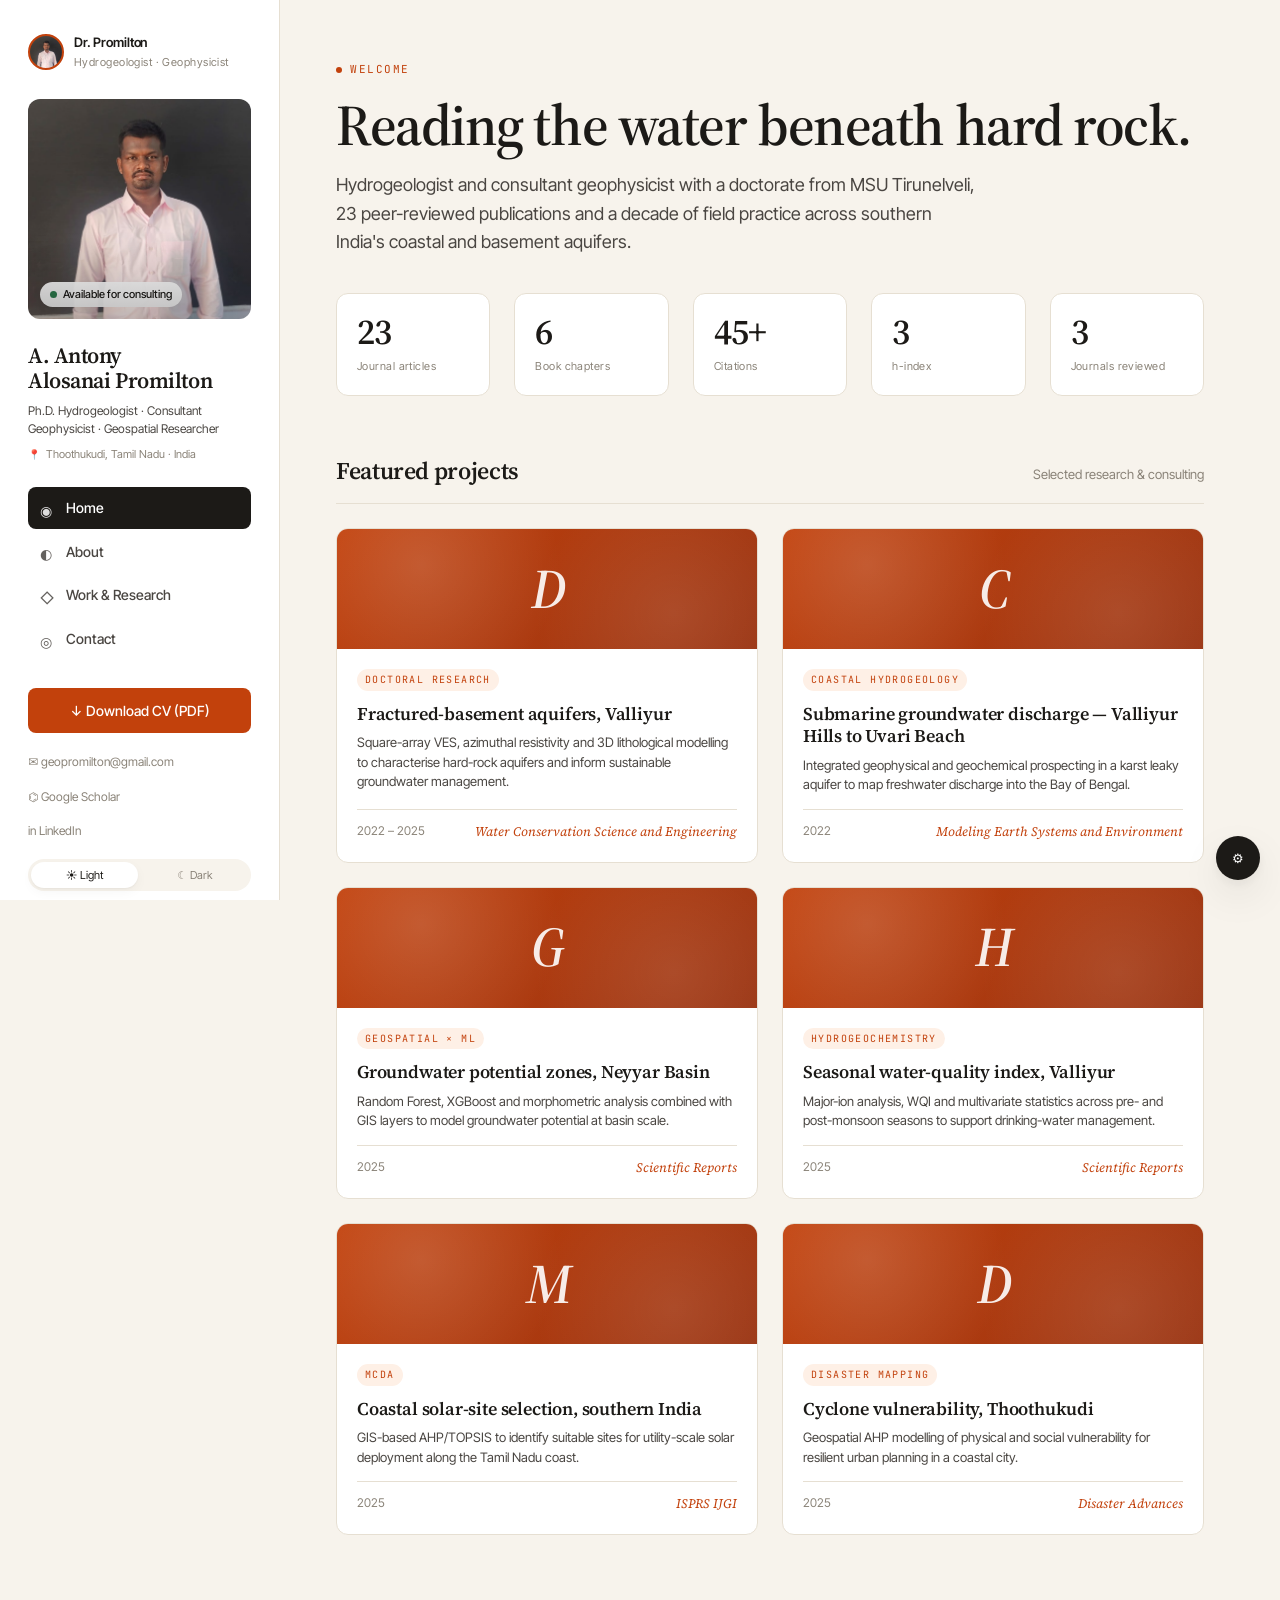
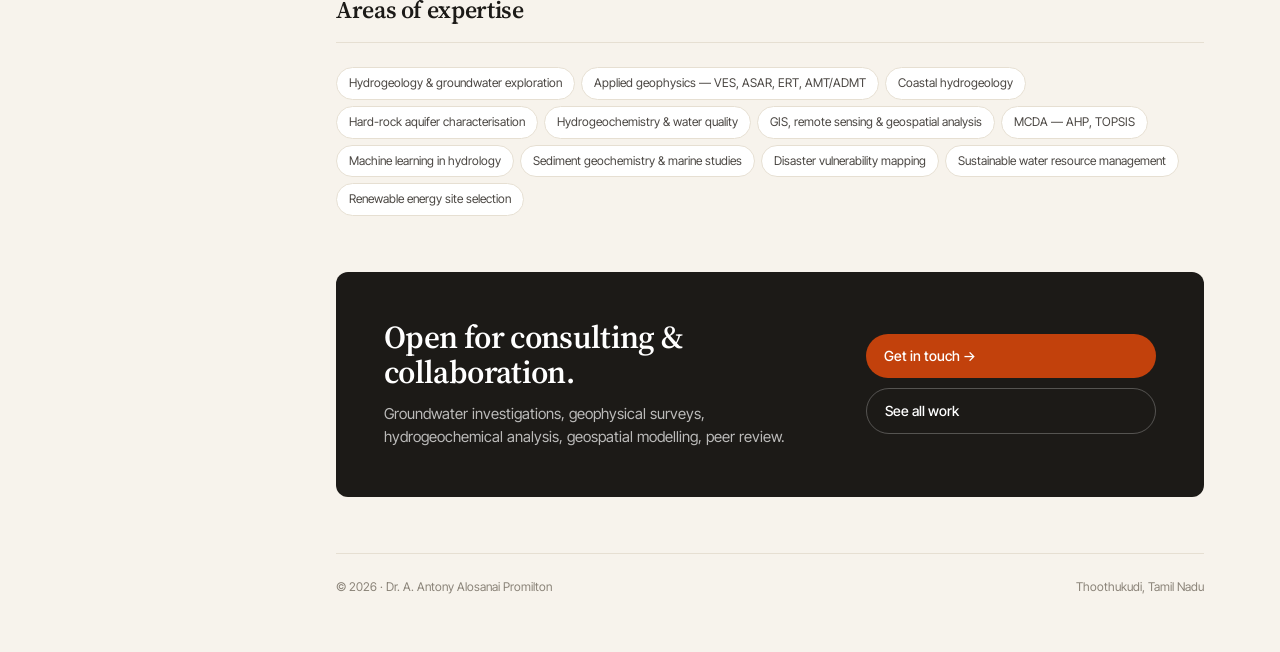
<file: index.html>
<!doctype html>
<html lang="en" data-screen-label="C · Home">
<head>
<meta charset="utf-8"><meta name="viewport" content="width=device-width, initial-scale=1">
<title>Dr. Promilton — Hydrogeologist</title>
<link href="https://fonts.googleapis.com/css2?family=Source+Serif+4:ital,opsz,wght@0,8..60,400;0,8..60,500;0,8..60,600;0,8..60,700;1,8..60,400&family=Fraunces:ital,opsz,wght@0,9..144,400;0,9..144,500;0,9..144,600;1,9..144,400&family=Playfair+Display:ital,wght@0,400;0,500;0,600;1,400&family=Lora:ital,wght@0,400;0,500;0,600;1,500&family=Inter+Tight:wght@400;500;600&family=JetBrains+Mono:wght@400;500&display=swap" rel="stylesheet">
<link rel="stylesheet" href="style.css?v=3">
</head>
<body>
<div id="app"></div>
<script src="data.js"></script>
<script src="layout.js"></script>
<script>
(function () {
  const P = window.PROFILE; const L = window.C_LAYOUT;
  const html = `
    <div class="layout">
      ${L.sidebar('index.html')}
      <main class="main page-fade">
        <span class="kicker">Welcome</span>
        <h1 class="h-display">Reading the water beneath hard&nbsp;rock.</h1>
        <p class="lead">Hydrogeologist and consultant geophysicist with a doctorate from MSU Tirunelveli, ${P.publications.length} peer-reviewed publications and a decade of field practice across southern India's coastal and basement aquifers.</p>

        <div class="stats">
          ${P.stats.map(s => `<div class="stat-card reveal"><div class="v">${s.value}</div><div class="l">${s.label}</div></div>`).join('')}
        </div>

        <section class="section">
          <div class="section-title"><h2>Featured projects</h2><span class="sub">Selected research & consulting</span></div>
          <div class="proj-grid">
            ${P.featuredProjects.map(p => `
              <article class="proj reveal">
                <div class="proj-cover"><span class="glyph">${p.tag.charAt(0)}</span></div>
                <div class="proj-body">
                  <span class="proj-tag">${p.tag}</span>
                  <h3>${p.title}</h3>
                  <p>${p.body}</p>
                  <div class="proj-meta"><span>${p.year}</span><em>${p.journal}</em></div>
                </div>
              </article>`).join('')}
          </div>
        </section>

        <section class="section">
          <div class="section-title"><h2>Areas of expertise</h2></div>
          <div class="tag-cloud">${P.interests.map(i => `<span class="tag">${i}</span>`).join('')}</div>
        </section>

        <div class="contact-cta">
          <div>
            <h3>Open for consulting & collaboration.</h3>
            <p>Groundwater investigations, geophysical surveys, hydrogeochemical analysis, geospatial modelling, peer review.</p>
          </div>
          <div class="cta-buttons">
            <a class="btn btn-primary" href="contact.html">Get in touch →</a>
            <a class="btn btn-ghost" href="work.html">See all work</a>
          </div>
        </div>

        <div class="foot"><span>© 2026 · Dr. A. Antony Alosanai Promilton</span><span>Thoothukudi, Tamil Nadu</span></div>
      </main>
    </div>
    ${L.tweaksPanel()}
  `;
  document.getElementById('app').innerHTML = html;
  L.bindTweaks(); L.bindReveals();
})();
</script>
</body>
</html>
</file>
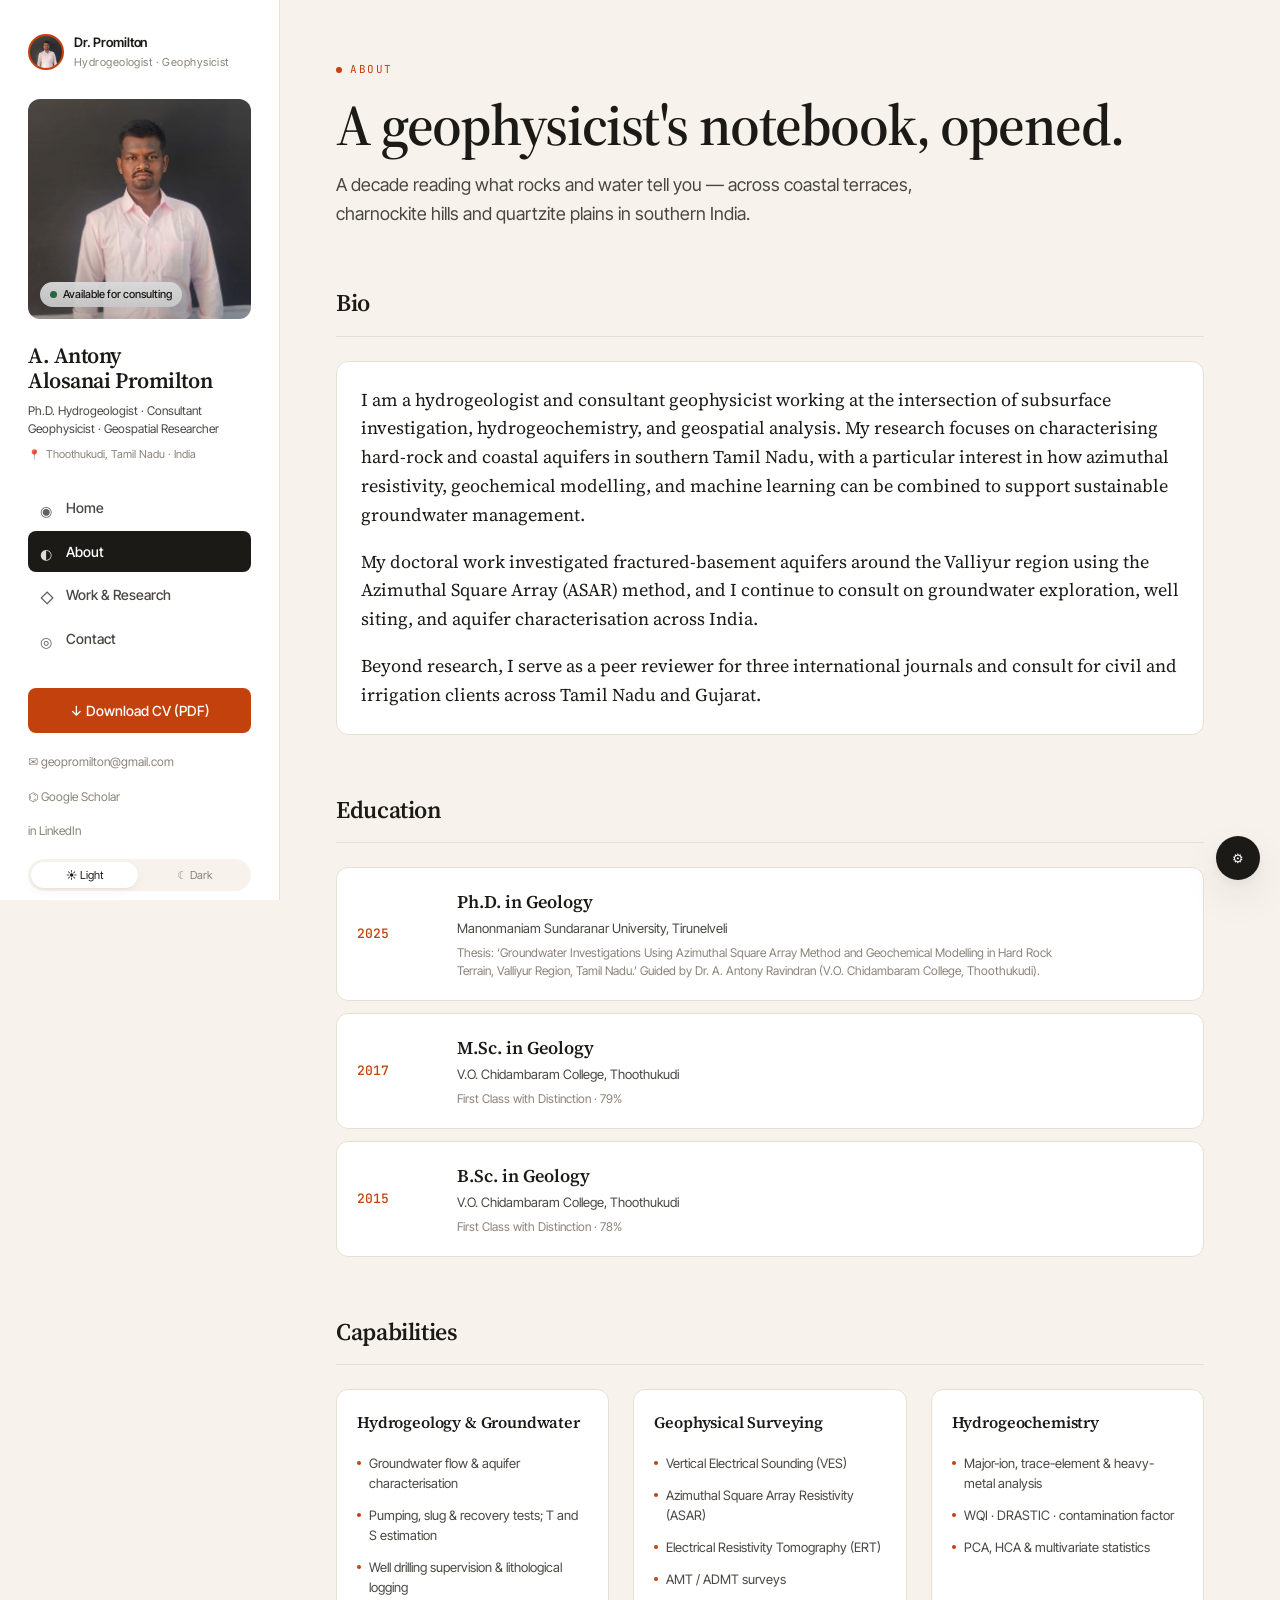
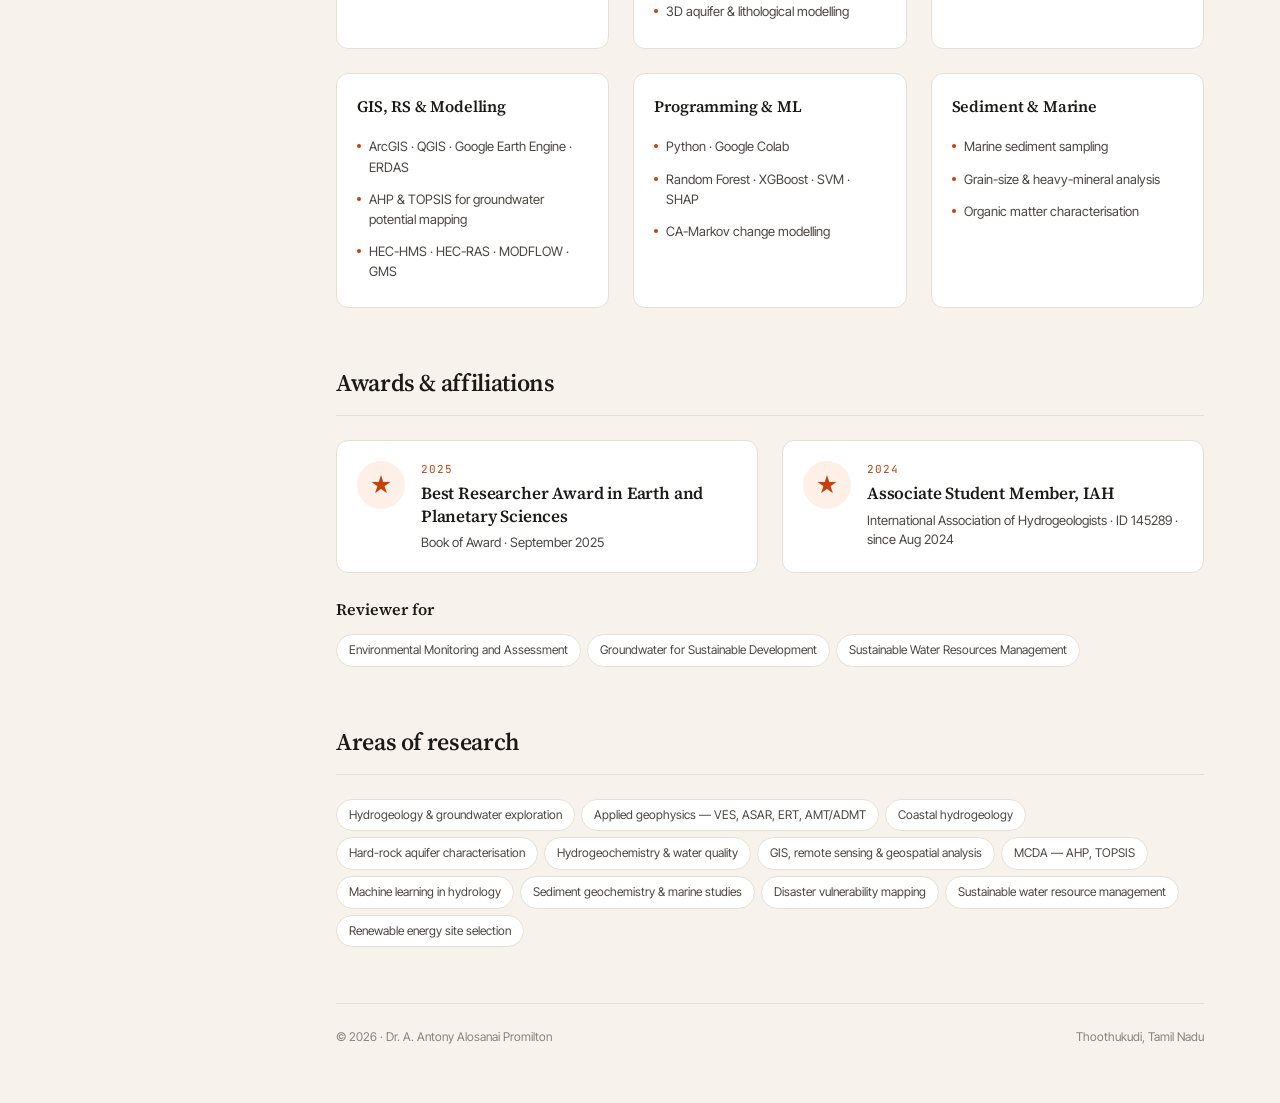
<file: about.html>
<!doctype html>
<html lang="en" data-screen-label="C · About">
<head>
<meta charset="utf-8"><meta name="viewport" content="width=device-width, initial-scale=1">
<title>About — Dr. Promilton</title>
<link href="https://fonts.googleapis.com/css2?family=Source+Serif+4:ital,opsz,wght@0,8..60,400;0,8..60,500;0,8..60,600;0,8..60,700;1,8..60,400&family=Fraunces:ital,opsz,wght@0,9..144,400;0,9..144,500;0,9..144,600;1,9..144,400&family=Playfair+Display:ital,wght@0,400;0,500;0,600;1,400&family=Lora:ital,wght@0,400;0,500;0,600;1,500&family=Inter+Tight:wght@400;500;600&family=JetBrains+Mono:wght@400;500&display=swap" rel="stylesheet">
<link rel="stylesheet" href="style.css?v=3">
</head>
<body>
<div id="app"></div>
<script src="data.js"></script>
<script src="layout.js"></script>
<script>
(function () {
  const P = window.PROFILE; const L = window.C_LAYOUT;
  const html = `
    <div class="layout">
      ${L.sidebar('about.html')}
      <main class="main page-fade">
        <span class="kicker">About</span>
        <h1 class="h-display">A geophysicist's notebook, opened.</h1>
        <p class="lead">A decade reading what rocks and water tell you — across coastal terraces, charnockite hills and quartzite plains in southern India.</p>

        <section class="section">
          <div class="section-title"><h2>Bio</h2></div>
          <div class="card">${P.bio.map(p => `<p style="font-family:var(--serif); font-size:18px; line-height:1.6; color:var(--ink); margin-bottom:1em;">${p}</p>`).join('')}
            <p style="font-family:var(--serif); font-size:18px; line-height:1.6; color:var(--ink);">Beyond research, I serve as a peer reviewer for three international journals and consult for civil and irrigation clients across Tamil Nadu and Gujarat.</p>
          </div>
        </section>

        <section class="section">
          <div class="section-title"><h2>Education</h2></div>
          <div class="edu-list">
            ${P.education.map(e => `
              <div class="edu-item reveal">
                <div class="yr">${e.year}</div>
                <div>
                  <div class="deg">${e.degree}</div>
                  <div class="inst">${e.institution}</div>
                  <div class="det">${e.detail}</div>
                </div>
                <div class="marks"></div>
              </div>`).join('')}
          </div>
        </section>

        <section class="section">
          <div class="section-title"><h2>Capabilities</h2></div>
          <div class="skills-grid">
            ${P.skillGroups.map(g => `
              <div class="skill-block reveal"><h4>${g.title}</h4>
                <ul>${g.items.map(i => `<li>${i}</li>`).join('')}</ul>
              </div>`).join('')}
          </div>
        </section>

        <section class="section">
          <div class="section-title"><h2>Awards & affiliations</h2></div>
          <div class="award-grid">
            ${P.awards.map(a => `<div class="award reveal"><div class="icon">★</div><div><div class="yr">${a.year}</div><h4>${a.title}</h4><p>${a.body}</p></div></div>`).join('')}
          </div>
          <div style="margin-top:24px;">
            <h4 style="font-family:var(--serif); font-size:16px; font-weight:600; margin-bottom:12px;">Reviewer for</h4>
            <div class="tag-cloud">${P.reviewedFor.map(j => `<span class="tag">${j}</span>`).join('')}</div>
          </div>
        </section>

        <section class="section">
          <div class="section-title"><h2>Areas of research</h2></div>
          <div class="tag-cloud">${P.interests.map(i => `<span class="tag">${i}</span>`).join('')}</div>
        </section>

        <div class="foot"><span>© 2026 · Dr. A. Antony Alosanai Promilton</span><span>Thoothukudi, Tamil Nadu</span></div>
      </main>
    </div>
    ${L.tweaksPanel()}
  `;
  document.getElementById('app').innerHTML = html;
  L.bindTweaks(); L.bindReveals();
})();
</script>
</body>
</html>
</file>
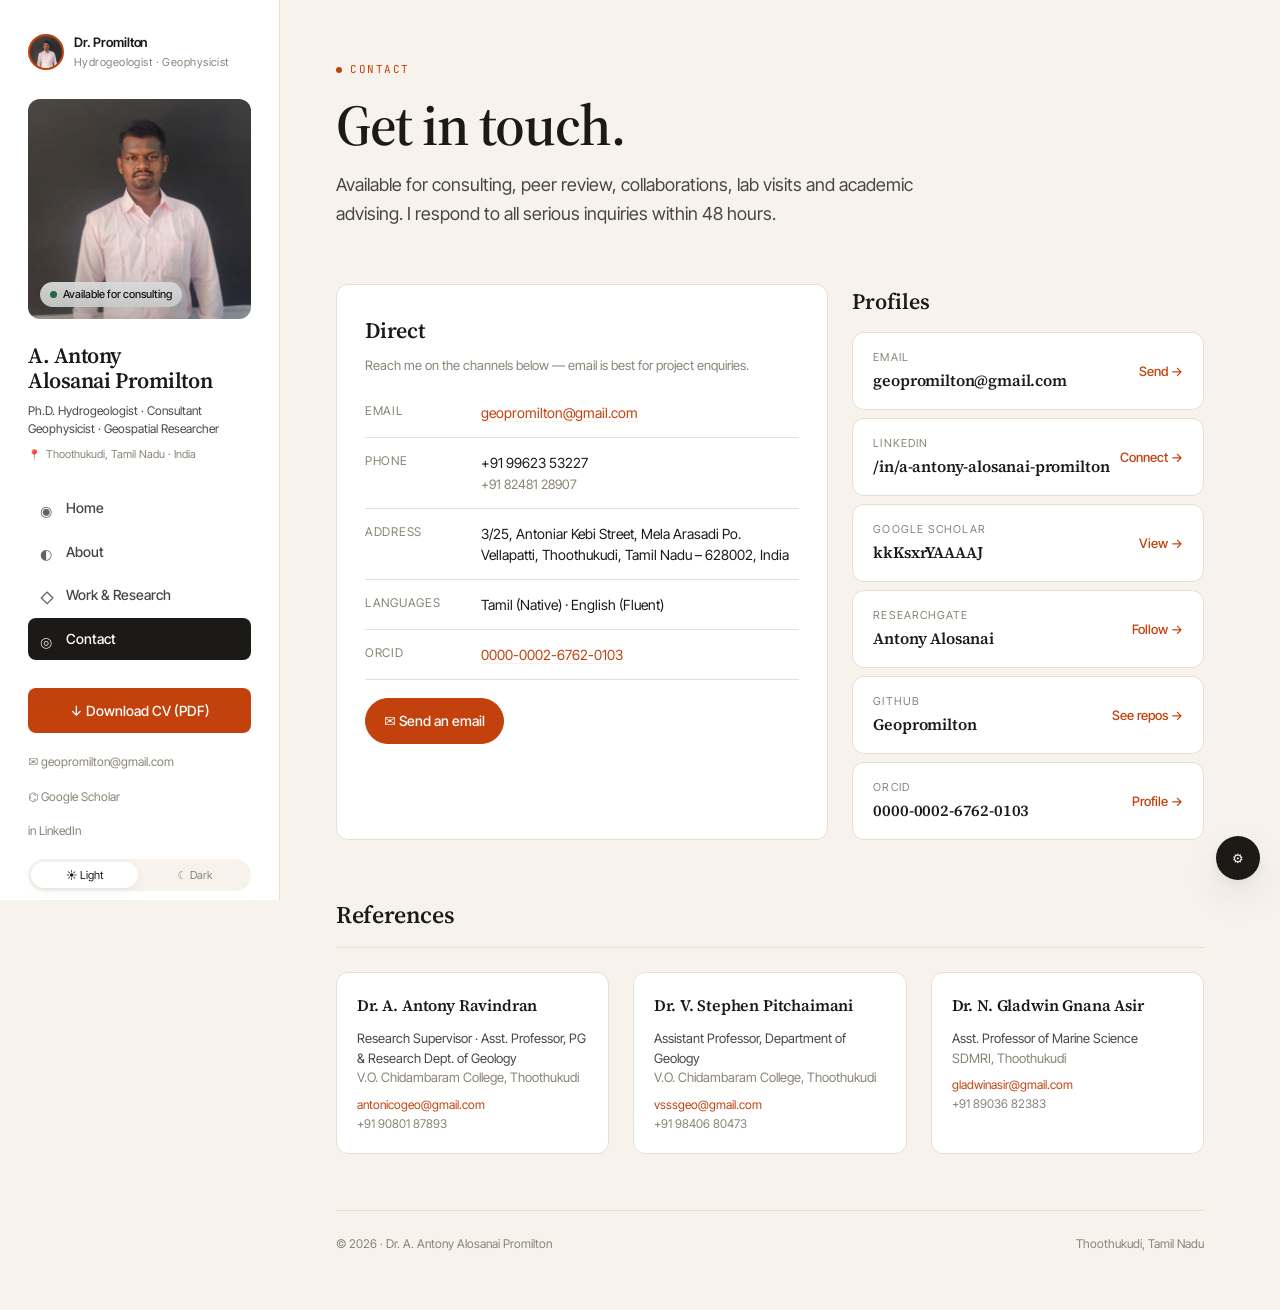
<file: contact.html>
<!doctype html>
<html lang="en" data-screen-label="C · Contact">
<head>
<meta charset="utf-8"><meta name="viewport" content="width=device-width, initial-scale=1">
<title>Contact — Dr. Promilton</title>
<link href="https://fonts.googleapis.com/css2?family=Source+Serif+4:ital,opsz,wght@0,8..60,400;0,8..60,500;0,8..60,600;0,8..60,700;1,8..60,400&family=Fraunces:ital,opsz,wght@0,9..144,400;0,9..144,500;0,9..144,600;1,9..144,400&family=Playfair+Display:ital,wght@0,400;0,500;0,600;1,400&family=Lora:ital,wght@0,400;0,500;0,600;1,500&family=Inter+Tight:wght@400;500;600&family=JetBrains+Mono:wght@400;500&display=swap" rel="stylesheet">
<link rel="stylesheet" href="style.css?v=3">
</head>
<body>
<div id="app"></div>
<script src="data.js"></script>
<script src="layout.js"></script>
<script>
(function () {
  const P = window.PROFILE; const L = window.C_LAYOUT;
  const social = [
    { l: 'Email', v: P.email, h: 'mailto:'+P.email, a: 'Send →' },
    { l: 'LinkedIn', v: '/in/a-antony-alosanai-promilton', h: P.links.linkedin, a: 'Connect →' },
    { l: 'Google Scholar', v: 'kkKsxrYAAAAJ', h: P.links.scholar, a: 'View →' },
    { l: 'ResearchGate', v: 'Antony Alosanai', h: P.links.researchgate, a: 'Follow →' },
    { l: 'GitHub', v: 'Geopromilton', h: P.links.github, a: 'See repos →' },
    { l: 'ORCID', v: P.orcid, h: 'https://orcid.org/'+P.orcid, a: 'Profile →' },
  ];
  const html = `
    <div class="layout">
      ${L.sidebar('contact.html')}
      <main class="main page-fade">
        <span class="kicker">Contact</span>
        <h1 class="h-display">Get in touch.</h1>
        <p class="lead">Available for consulting, peer review, collaborations, lab visits and academic advising. I respond to all serious inquiries within 48 hours.</p>

        <section class="section">
          <div class="contact-grid">
            <div class="contact-card">
              <h3 style="font-family:var(--serif); font-size:22px; font-weight:600; margin-bottom:8px; letter-spacing:-0.01em;">Direct</h3>
              <p style="color:var(--ink-mute); font-size:13px; margin-bottom:12px;">Reach me on the channels below — email is best for project enquiries.</p>
              <div class="cnt-row"><div class="lab">Email</div><div class="val"><a href="mailto:${P.email}">${P.email}</a></div></div>
              <div class="cnt-row"><div class="lab">Phone</div><div class="val">${P.phone}<br><span style="color:var(--ink-mute);font-size:13px;">${P.phone2}</span></div></div>
              <div class="cnt-row"><div class="lab">Address</div><div class="val">${P.address}</div></div>
              <div class="cnt-row"><div class="lab">Languages</div><div class="val">Tamil (Native) · English (Fluent)</div></div>
              <div class="cnt-row"><div class="lab">ORCID</div><div class="val"><a href="https://orcid.org/${P.orcid}" target="_blank">${P.orcid}</a></div></div>
              <div style="margin-top:18px;"><a class="btn btn-primary" href="mailto:${P.email}">✉ Send an email</a></div>
            </div>
            <div>
              <h3 style="font-family:var(--serif); font-size:22px; font-weight:600; margin-bottom:14px; letter-spacing:-0.01em;">Profiles</h3>
              <div class="social-list">
                ${social.map(s => `<a class="social-card" href="${s.h}" target="_blank"><div><div class="l">${s.l}</div><div class="v">${s.v}</div></div><div class="a">${s.a}</div></a>`).join('')}
              </div>
            </div>
          </div>
        </section>

        <section class="section">
          <div class="section-title"><h2>References</h2></div>
          <div class="skills-grid">
            ${P.references.map(r => `<div class="skill-block"><h4>${r.name}</h4><p style="color:var(--ink-soft); font-size:13px; line-height:1.5;">${r.role}<br><span style="color:var(--ink-mute);">${r.org}</span></p><p style="color:var(--ink-mute); font-size:12px; margin-top:8px;"><a href="mailto:${r.email}" style="color:var(--accent);">${r.email}</a><br>${r.phone||''}</p></div>`).join('')}
          </div>
        </section>

        <div class="foot"><span>© 2026 · Dr. A. Antony Alosanai Promilton</span><span>Thoothukudi, Tamil Nadu</span></div>
      </main>
    </div>
    ${L.tweaksPanel()}
  `;
  document.getElementById('app').innerHTML = html;
  L.bindTweaks(); L.bindReveals();
})();
</script>
</body>
</html>
</file>
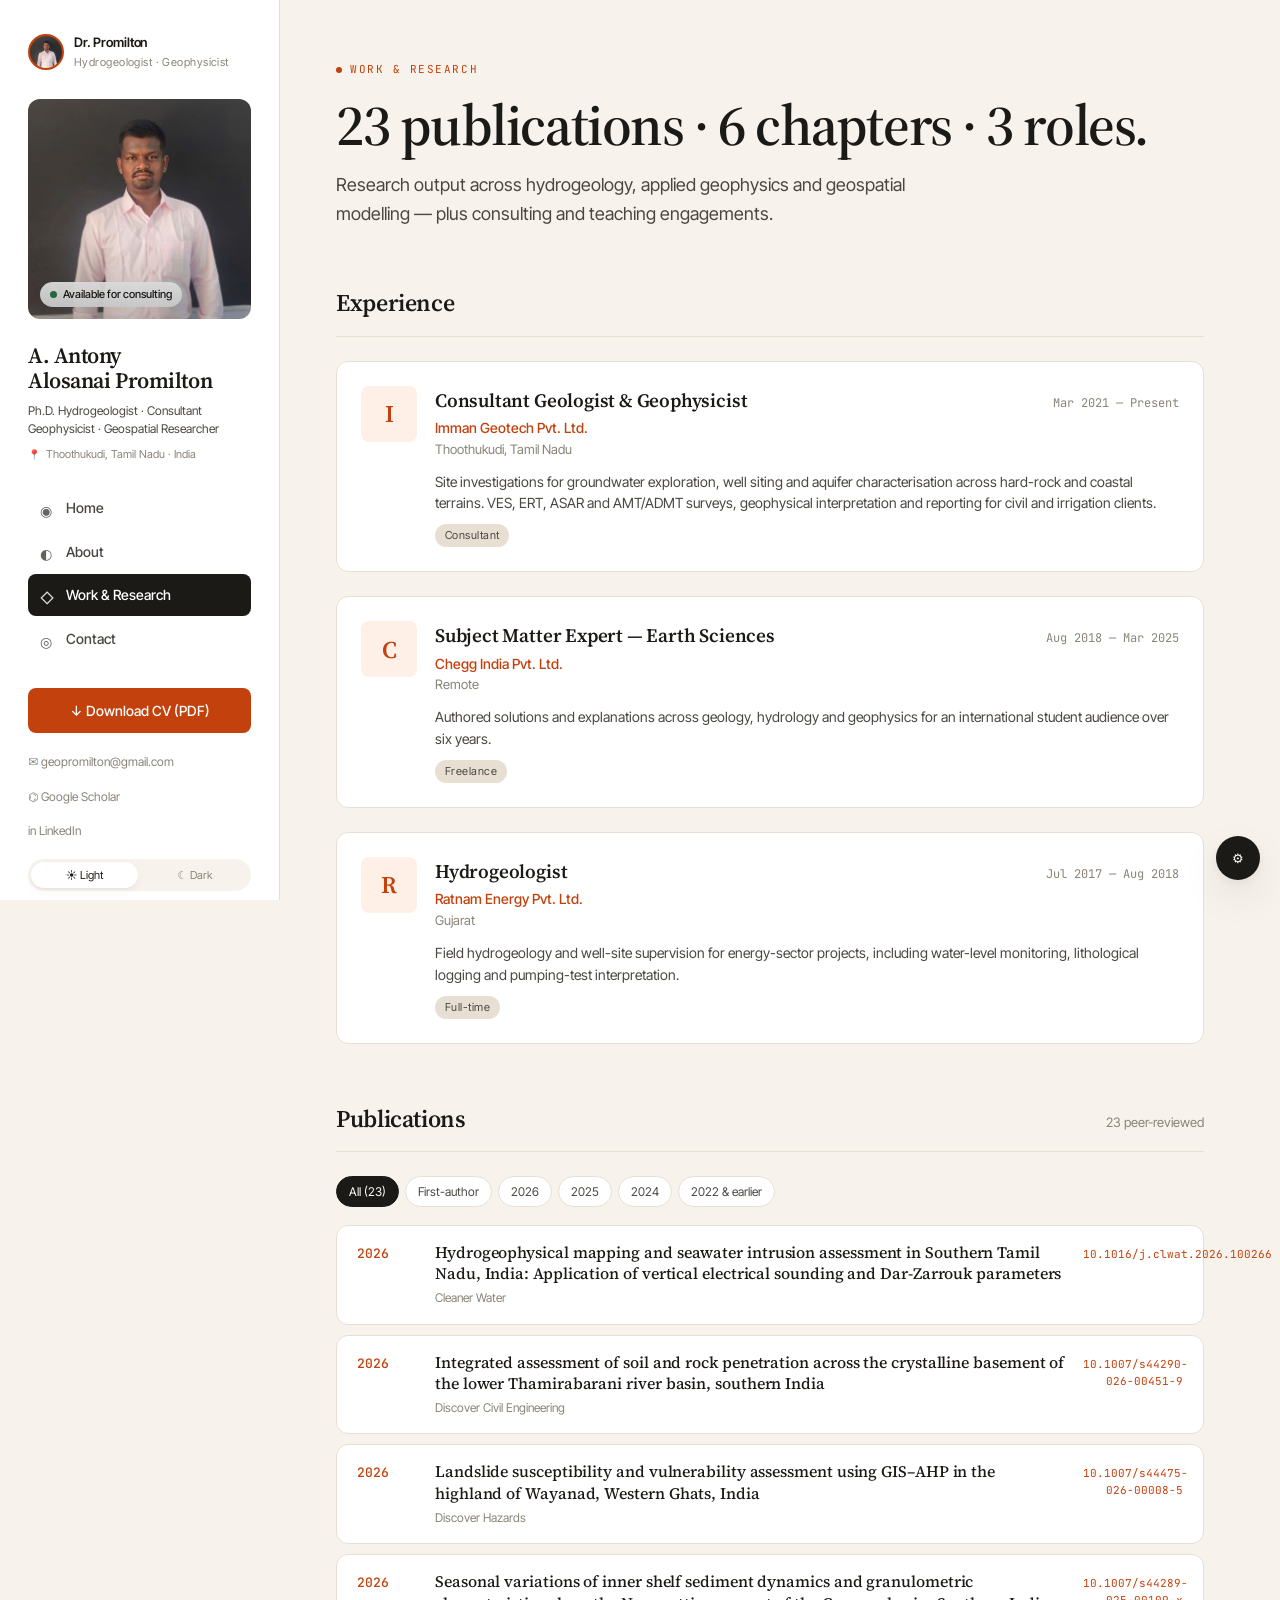
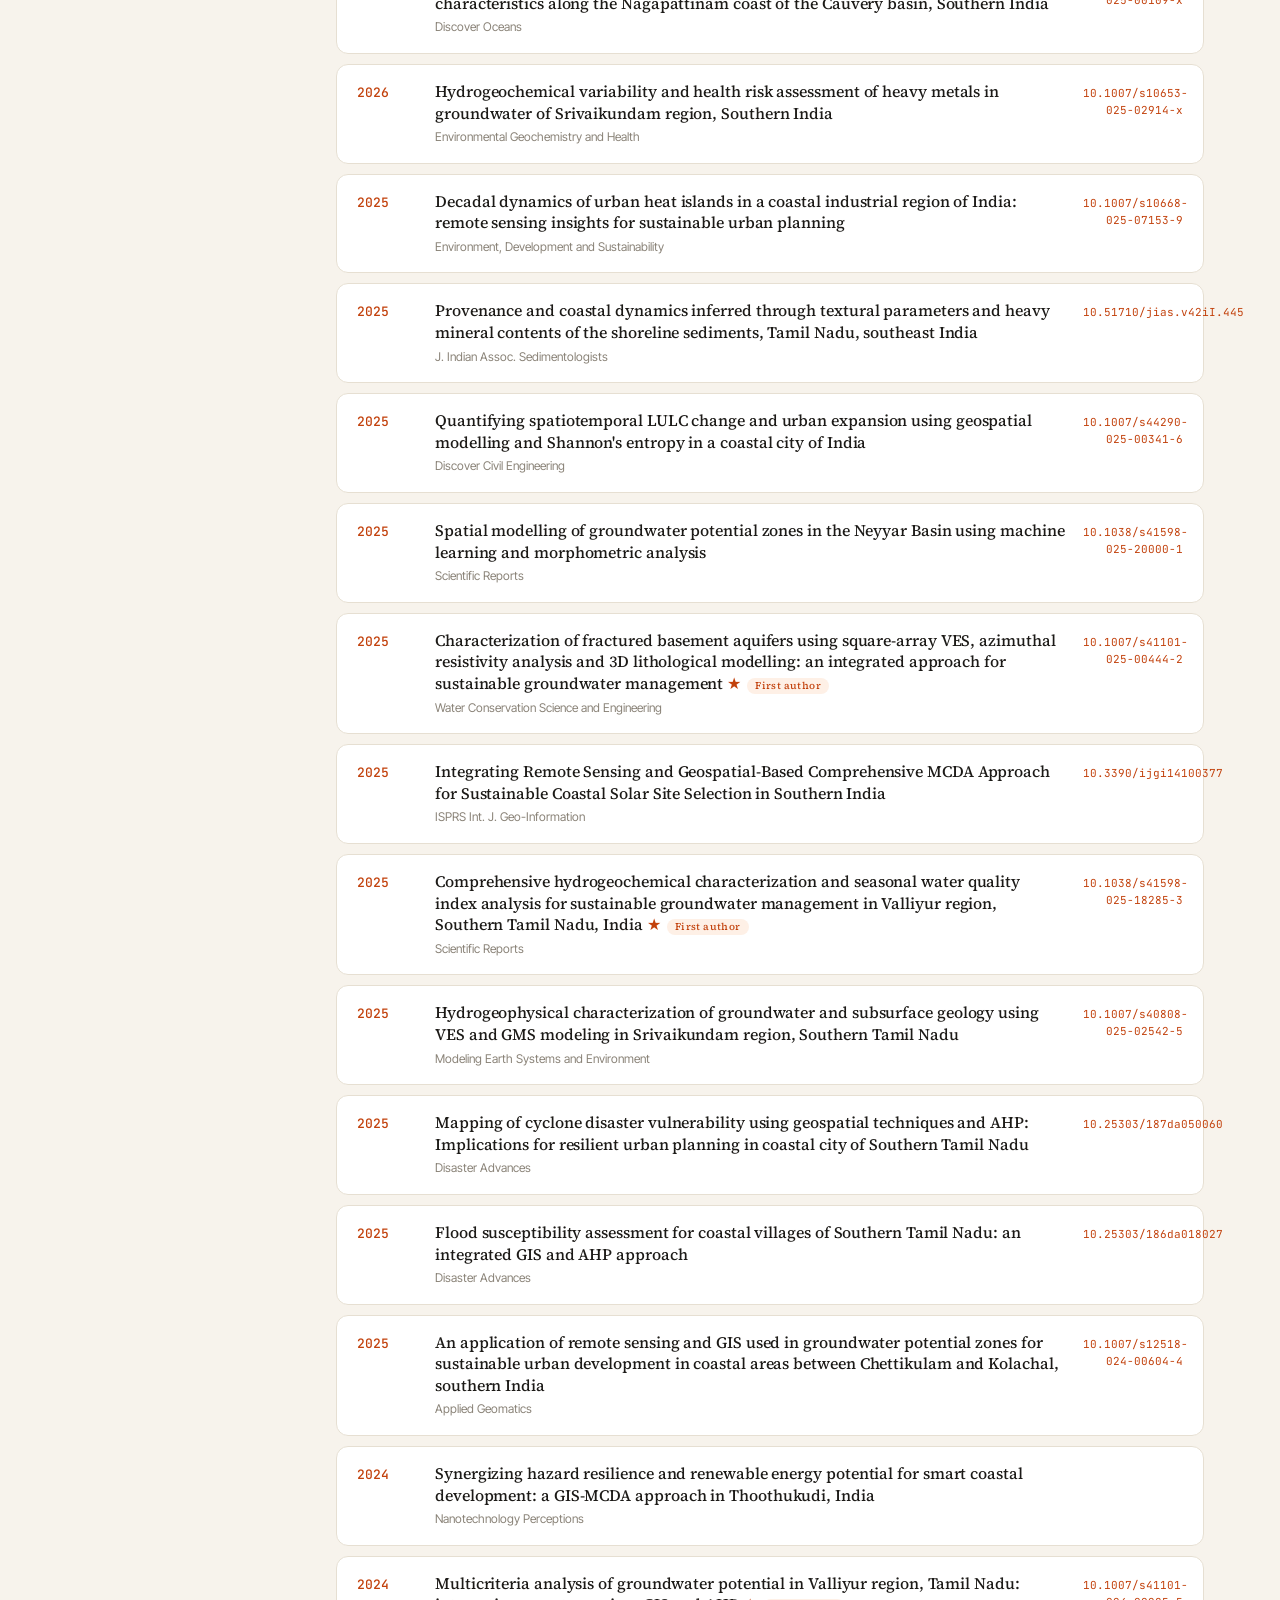
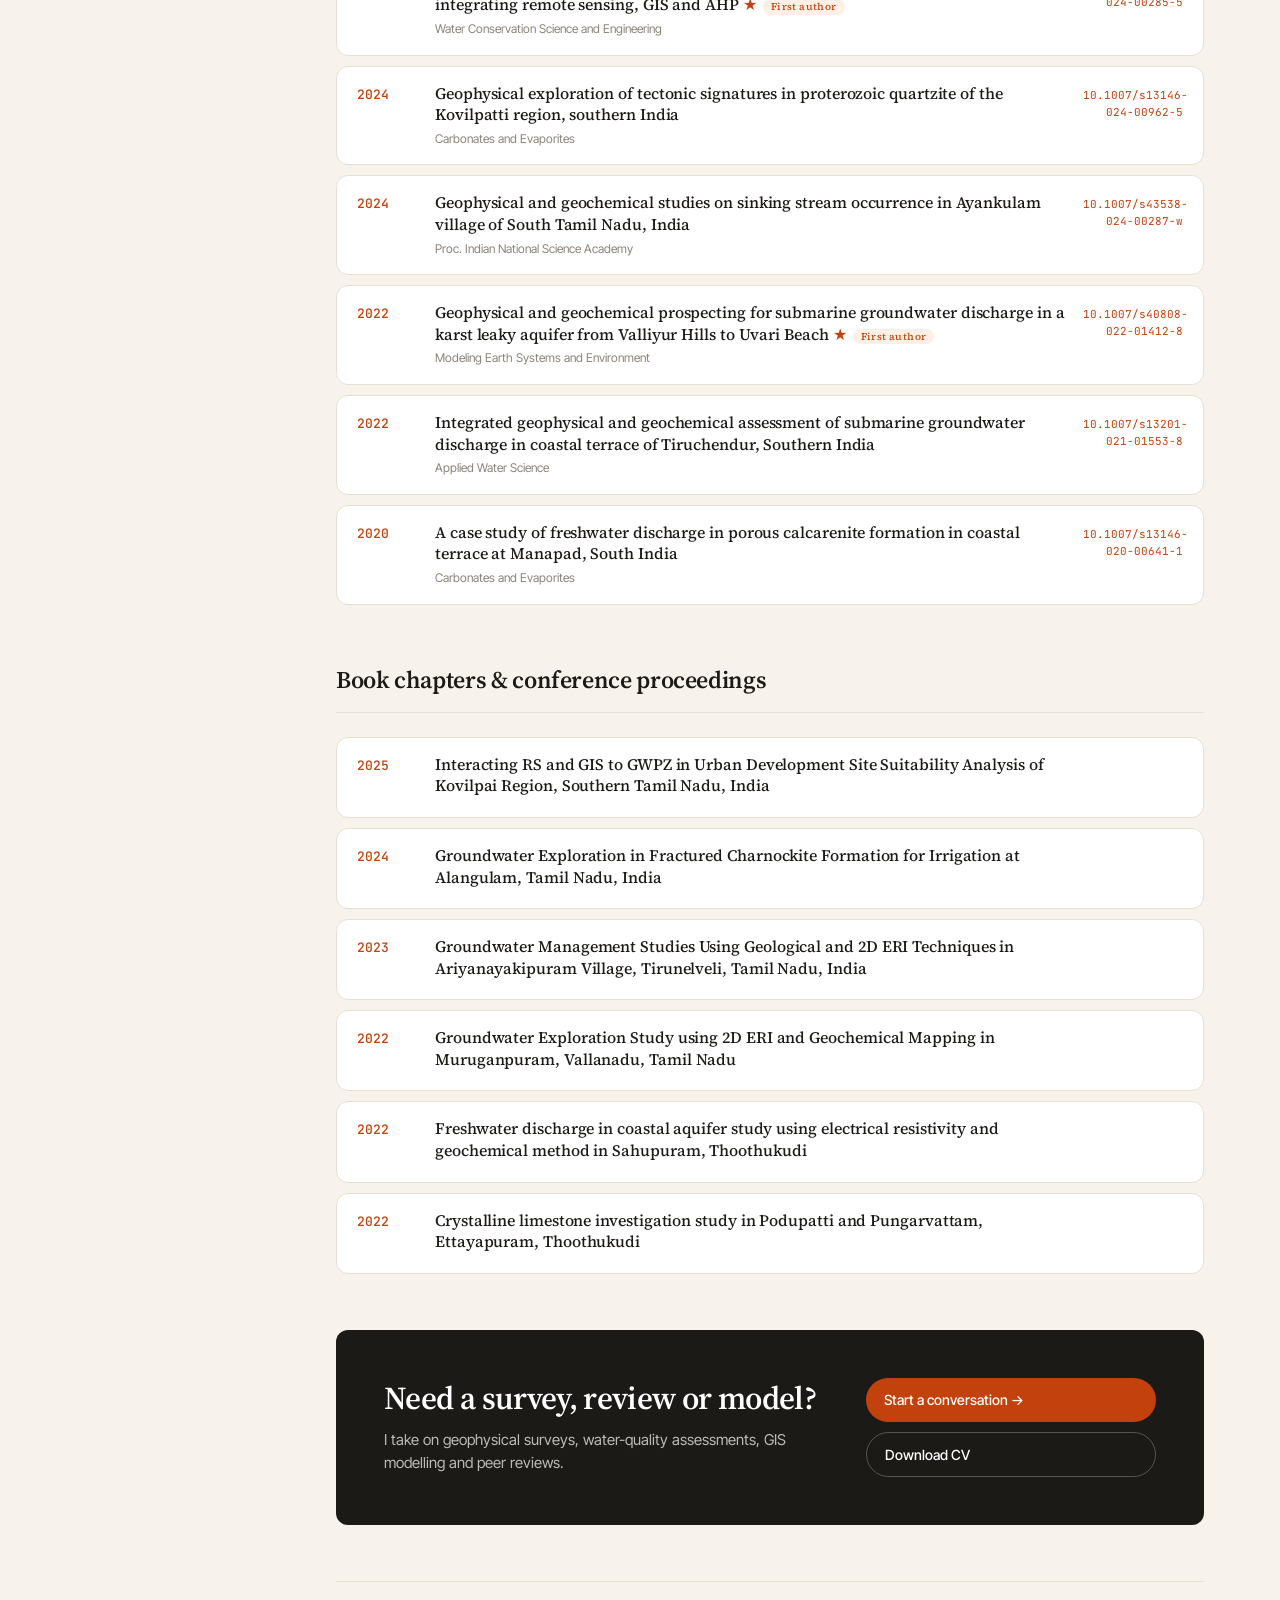
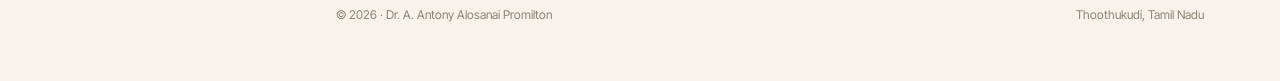
<file: work.html>
<!doctype html>
<html lang="en" data-screen-label="C · Work">
<head>
<meta charset="utf-8"><meta name="viewport" content="width=device-width, initial-scale=1">
<title>Work & Research — Dr. Promilton</title>
<link href="https://fonts.googleapis.com/css2?family=Source+Serif+4:ital,opsz,wght@0,8..60,400;0,8..60,500;0,8..60,600;0,8..60,700;1,8..60,400&family=Fraunces:ital,opsz,wght@0,9..144,400;0,9..144,500;0,9..144,600;1,9..144,400&family=Playfair+Display:ital,wght@0,400;0,500;0,600;1,400&family=Lora:ital,wght@0,400;0,500;0,600;1,500&family=Inter+Tight:wght@400;500;600&family=JetBrains+Mono:wght@400;500&display=swap" rel="stylesheet">
<link rel="stylesheet" href="style.css?v=3">
</head>
<body>
<div id="app"></div>
<script src="data.js"></script>
<script src="layout.js"></script>
<script>
(function () {
  const P = window.PROFILE; const L = window.C_LAYOUT;
  const html = `
    <div class="layout">
      ${L.sidebar('work.html')}
      <main class="main page-fade">
        <span class="kicker">Work & Research</span>
        <h1 class="h-display">${P.publications.length} publications · ${P.bookChapters.length} chapters · 3 roles.</h1>
        <p class="lead">Research output across hydrogeology, applied geophysics and geospatial modelling — plus consulting and teaching engagements.</p>

        <section class="section">
          <div class="section-title"><h2>Experience</h2></div>
          <div class="exp-list">
            ${P.experience.map(e => `
              <div class="exp-item reveal">
                <div class="exp-logo">${e.org.charAt(0)}</div>
                <div>
                  <div class="exp-head"><div><div class="exp-role">${e.role}</div><div class="exp-org">${e.org}</div><div class="exp-place">${e.place}</div></div><div class="exp-when">${e.from} — ${e.to}</div></div>
                  <p class="exp-detail">${e.detail}</p>
                  <span class="exp-pill">${e.type}</span>
                </div>
              </div>`).join('')}
          </div>
        </section>

        <section class="section">
          <div class="section-title"><h2>Publications</h2><span class="sub">${P.publications.length} peer-reviewed</span></div>
          <div class="pubs-controls" id="pubsCtrl">
            <button data-f="all" aria-pressed="true">All (${P.publications.length})</button>
            <button data-f="first">First-author</button>
            <button data-f="2026">2026</button>
            <button data-f="2025">2025</button>
            <button data-f="2024">2024</button>
            <button data-f="older">2022 & earlier</button>
          </div>
          <div class="pub-list" id="pubList">
            ${P.publications.map((p,i) => {
              const first = p.role === 'first author';
              return `
              <div class="pub-card reveal" data-yr="${p.year}" data-first="${first?'1':'0'}">
                <div class="yr">${p.year}</div>
                <div>
                  <div class="ttl">${p.title}${first?'<span class="star">★</span>':''}${first?'<span class="role">First author</span>':''}</div>
                  <div class="jrn">${p.journal}</div>
                </div>
                <div class="doi">${p.doi ? `<a href="https://doi.org/${p.doi}" target="_blank">${p.doi}</a>` : ''}</div>
              </div>`;
            }).join('')}
          </div>
        </section>

        <section class="section">
          <div class="section-title"><h2>Book chapters & conference proceedings</h2></div>
          <div class="pub-list">
            ${P.bookChapters.map(b => `<div class="pub-card"><div class="yr">${b.year}</div><div><div class="ttl">${b.title}</div><div class="jrn"></div></div><div class="doi"></div></div>`).join('')}
          </div>
        </section>

        <div class="contact-cta">
          <div><h3>Need a survey, review or model?</h3><p>I take on geophysical surveys, water-quality assessments, GIS modelling and peer reviews.</p></div>
          <div class="cta-buttons"><a class="btn btn-primary" href="contact.html">Start a conversation →</a><a class="btn btn-ghost" href="assets/Promilton_CV_2026.pdf" target="_blank">Download CV</a></div>
        </div>

        <div class="foot"><span>© 2026 · Dr. A. Antony Alosanai Promilton</span><span>Thoothukudi, Tamil Nadu</span></div>
      </main>
    </div>
    ${L.tweaksPanel()}
  `;
  document.getElementById('app').innerHTML = html;
  L.bindTweaks(); L.bindReveals();
  const ctrl = document.getElementById('pubsCtrl');
  ctrl.addEventListener('click', e => {
    const b = e.target.closest('button'); if (!b) return;
    ctrl.querySelectorAll('button').forEach(x => x.setAttribute('aria-pressed', x===b));
    const f = b.dataset.f;
    document.querySelectorAll('#pubList .pub-card').forEach(c => {
      const y = +c.dataset.yr; const first = c.dataset.first === '1';
      let show = true;
      if (f === 'first') show = first;
      else if (f === '2026') show = y === 2026;
      else if (f === '2025') show = y === 2025;
      else if (f === '2024') show = y === 2024;
      else if (f === 'older') show = y <= 2022;
      c.style.display = show ? '' : 'none';
    });
  });
})();
</script>
</body>
</html>
</file>
<file: style.css>
/* Direction C — Modern Corporate-clean (LinkedIn but better) */
:root {
  --bg: #f7f3ec;
  --paper: #ffffff;
  --ink: #1c1a17;
  --ink-soft: #4a4642;
  --ink-mute: #8a8378;
  --rule: #e6dfd2;
  --rule-strong: #d6cdba;
  --accent: #c2410c;       /* warm bold */
  --accent-soft: #fef0e6;
  --good: #2e7d4f;
  --serif: 'Source Serif 4', Georgia, serif;
  --sans: 'Inter Tight', system-ui, sans-serif;
  --mono: 'JetBrains Mono', ui-monospace, monospace;
  --r: 12px;
  --r-sm: 8px;
  --shadow: 0 1px 2px rgba(28,26,23,0.04), 0 4px 12px rgba(28,26,23,0.04);
  --shadow-lift: 0 4px 12px rgba(28,26,23,0.06), 0 16px 40px rgba(28,26,23,0.08);
}
[data-theme="dark"] {
  --bg: #14120f;
  --paper: #1c1a17;
  --ink: #f1ebde;
  --ink-soft: #c0b8a8;
  --ink-mute: #807868;
  --rule: #2c2820;
  --rule-strong: #3a3527;
  --accent: #f97316;
  --accent-soft: #2a1a0d;
  --shadow: 0 1px 2px rgba(0,0,0,0.3), 0 4px 12px rgba(0,0,0,0.2);
  --shadow-lift: 0 4px 12px rgba(0,0,0,0.4), 0 16px 40px rgba(0,0,0,0.3);
}
* { box-sizing: border-box; margin: 0; padding: 0; }
html, body { background: var(--bg); color: var(--ink); font-family: var(--sans); }
body { font-size: 15px; line-height: 1.55; min-height: 100vh; }
a { color: inherit; text-decoration: none; }
img { max-width: 100%; display: block; }
::selection { background: var(--accent); color: white; }

[data-density="comfy"] { --dy: 56px; --gap: 24px; }
[data-density="cozy"]  { --dy: 40px; --gap: 18px; }
[data-density="dense"] { --dy: 24px; --gap: 14px; }

/* Layout = sidebar + content */
.layout {
  display: grid;
  grid-template-columns: 280px 1fr;
  min-height: 100vh;
}
@media (max-width: 880px) { .layout { grid-template-columns: 1fr; } }

.sidebar {
  background: var(--paper);
  border-right: 1px solid var(--rule);
  padding: 32px 28px;
  position: sticky; top: 0;
  height: 100vh; overflow-y: auto;
  display: flex; flex-direction: column;
}
@media (max-width: 880px) { .sidebar { position: static; height: auto; border-right: none; border-bottom: 1px solid var(--rule); } }
.sb-brand { display: flex; gap: 10px; align-items: center; font-size: 13px; font-weight: 600; letter-spacing: -0.01em; }
.sb-brand .pic { width: 36px; height: 36px; border-radius: 50%; background-image: url('assets/photo-square.jpg'); background-size: cover; background-position: center; border: 2px solid var(--accent); }
.sb-brand small { display: block; font-weight: 400; color: var(--ink-mute); font-size: 11px; letter-spacing: 0.04em; margin-top: 2px; }
.sb-photo {
  margin: 28px 0 24px;
  width: 100%;
  height: 220px;
  flex: 0 0 220px;
  border-radius: var(--r);
  overflow: hidden;
  background: var(--rule); position: relative;
}
.sb-photo img { width: 100%; height: 100%; object-fit: cover; }
.sb-photo::after {
  content: ""; position: absolute; inset: 0;
  background: linear-gradient(180deg, transparent 60%, rgba(0,0,0,0.25));
}
.sb-photo .status {
  position: absolute; left: 12px; bottom: 12px;
  background: rgba(255,255,255,0.95); color: var(--ink);
  padding: 4px 10px; border-radius: 999px;
  font-size: 11px; font-weight: 500;
  display: inline-flex; align-items: center; gap: 6px;
}
.sb-photo .status::before { content: ""; width: 7px; height: 7px; border-radius: 50%; background: var(--good); }

.sb-name { font-family: var(--serif); font-size: 22px; font-weight: 600; line-height: 1.15; letter-spacing: -0.02em; text-wrap: balance; }
.sb-title { color: var(--ink-soft); font-size: 12px; margin-top: 8px; line-height: 1.5; }
.sb-loc { color: var(--ink-mute); font-size: 11px; margin-top: 8px; display: flex; align-items: center; gap: 6px; }
.sb-loc::before { content: "📍"; font-size: 10px; }

.sb-nav { margin-top: 24px; display: flex; flex-direction: column; gap: 2px; }
.sb-nav a {
  display: flex; align-items: center; gap: 10px;
  padding: 10px 12px;
  border-radius: var(--r-sm);
  font-size: 14px; font-weight: 500;
  color: var(--ink-soft);
  transition: background .2s, color .2s;
}
.sb-nav a:hover { background: var(--rule); color: var(--ink); }
.sb-nav a[aria-current="page"] {
  background: var(--ink); color: var(--paper);
}
.sb-nav a .ico { width: 16px; height: 16px; flex: 0 0 auto; opacity: 0.85; }

.sb-foot { margin-top: auto; padding-top: 28px; }
.sb-cta {
  display: flex; align-items: center; justify-content: center; gap: 8px;
  padding: 12px;
  background: var(--accent); color: white;
  border-radius: var(--r-sm);
  font-size: 14px; font-weight: 500;
  transition: transform .2s, box-shadow .2s, background .2s;
  width: 100%;
}
.sb-cta:hover { transform: translateY(-1px); box-shadow: 0 8px 20px rgba(194,65,12,0.3); background: #9a3412; }
.sb-meta { margin-top: 16px; display: flex; flex-direction: column; gap: 8px; font-size: 12px; color: var(--ink-mute); }
.sb-meta a { display: flex; align-items: center; gap: 8px; padding: 4px 0; transition: color .2s; }
.sb-meta a:hover { color: var(--accent); }
.sb-theme {
  margin-top: 14px;
  display: flex; gap: 4px;
  background: var(--bg); border-radius: 999px; padding: 3px;
  font-size: 11px;
}
.sb-theme button {
  flex: 1; padding: 6px 10px; border-radius: 999px;
  border: none; background: transparent; cursor: pointer;
  color: var(--ink-mute);
  font-family: inherit; font-size: 11px;
  transition: all .2s;
}
.sb-theme button[aria-pressed="true"] { background: var(--paper); color: var(--ink); box-shadow: var(--shadow); }

/* Main content */
.main { padding: var(--dy, 56px); max-width: 980px; }
@media (max-width: 720px) { .main { padding: 32px 20px; } }
.page-fade { animation: fade .4s ease both; }
@keyframes fade { from { opacity: 0; transform: translateY(8px); } to { opacity: 1; transform: translateY(0); } }

.kicker {
  font-family: var(--mono); font-size: 11px;
  letter-spacing: 0.14em; text-transform: uppercase;
  color: var(--accent);
  display: inline-flex; align-items: center; gap: 8px;
  margin-bottom: 16px;
}
.kicker::before { content: ""; width: 6px; height: 6px; border-radius: 50%; background: var(--accent); }

.h-display {
  font-family: var(--serif);
  font-size: clamp(36px, 4.5vw, 60px);
  line-height: 1.05;
  font-weight: 600;
  letter-spacing: -0.025em;
  text-wrap: balance;
}
.h-section {
  font-family: var(--serif);
  font-size: clamp(26px, 3vw, 38px);
  line-height: 1.1;
  font-weight: 600;
  letter-spacing: -0.02em;
}
.lead {
  font-size: clamp(16px, 1.4vw, 19px);
  line-height: 1.6;
  color: var(--ink-soft);
  max-width: 64ch;
  text-wrap: pretty;
  margin-top: 16px;
}

/* Stats */
.stats { display: grid; grid-template-columns: repeat(5, 1fr); gap: var(--gap, 24px); margin-top: 36px; }
.stat-card {
  background: var(--paper);
  border: 1px solid var(--rule);
  border-radius: var(--r);
  padding: 20px;
  transition: border-color .2s, transform .2s, box-shadow .2s;
}
.stat-card:hover { border-color: var(--accent); transform: translateY(-2px); box-shadow: var(--shadow-lift); }
.stat-card .v { font-family: var(--serif); font-size: 36px; font-weight: 600; line-height: 1; letter-spacing: -0.02em; }
.stat-card .l { color: var(--ink-mute); font-size: 11px; margin-top: 8px; letter-spacing: 0.04em; }
@media (max-width: 880px) { .stats { grid-template-columns: repeat(2, 1fr); } }

/* Section */
.section { margin-top: var(--dy, 56px); }
.section-title {
  display: flex; align-items: baseline; justify-content: space-between;
  margin-bottom: 24px;
  padding-bottom: 14px;
  border-bottom: 1px solid var(--rule);
}
.section-title h2 { font-family: var(--serif); font-size: 24px; font-weight: 600; letter-spacing: -0.015em; }
.section-title .sub { color: var(--ink-mute); font-size: 13px; }

/* Card */
.card {
  background: var(--paper);
  border: 1px solid var(--rule);
  border-radius: var(--r);
  padding: 24px;
  transition: border-color .2s, transform .2s, box-shadow .2s;
}
.card:hover { border-color: var(--rule-strong); }

/* Project grid */
.proj-grid { display: grid; grid-template-columns: repeat(2, 1fr); gap: var(--gap, 24px); }
.proj {
  background: var(--paper); border: 1px solid var(--rule); border-radius: var(--r);
  overflow: hidden;
  transition: border-color .2s, transform .2s, box-shadow .2s;
  cursor: default;
  display: flex; flex-direction: column;
}
.proj:hover { border-color: var(--accent); transform: translateY(-3px); box-shadow: var(--shadow-lift); }
.proj-cover {
  height: 120px;
  background: linear-gradient(135deg, var(--accent) 0%, #9a3412 100%);
  position: relative;
  display: grid; place-items: center;
  color: white;
  overflow: hidden;
}
.proj-cover::after {
  content: ""; position: absolute; inset: 0;
  background-image:
    radial-gradient(circle at 20% 30%, rgba(255,255,255,0.15) 0, transparent 40%),
    radial-gradient(circle at 80% 70%, rgba(255,255,255,0.1) 0, transparent 40%);
}
.proj-cover .glyph {
  font-family: var(--serif); font-size: 56px; font-weight: 600;
  font-style: italic; opacity: 0.9; letter-spacing: -0.04em;
  position: relative; z-index: 1;
}
.proj-body { padding: 20px; flex: 1; display: flex; flex-direction: column; }
.proj-tag {
  display: inline-block; font-family: var(--mono); font-size: 10px;
  letter-spacing: 0.14em; text-transform: uppercase;
  color: var(--accent);
  background: var(--accent-soft);
  padding: 3px 8px; border-radius: 999px;
  align-self: flex-start;
}
.proj h3 { font-family: var(--serif); font-size: 18px; font-weight: 600; line-height: 1.25; margin: 12px 0 8px; letter-spacing: -0.01em; }
.proj p { color: var(--ink-soft); font-size: 13px; line-height: 1.5; flex: 1; }
.proj-meta { margin-top: 14px; padding-top: 12px; border-top: 1px solid var(--rule); display: flex; justify-content: space-between; font-size: 12px; color: var(--ink-mute); }
.proj-meta em { color: var(--accent); font-style: italic; font-family: var(--serif); font-size: 13px; }
@media (max-width: 720px) { .proj-grid { grid-template-columns: 1fr; } }

/* Experience */
.exp-list { display: flex; flex-direction: column; gap: var(--gap, 24px); }
.exp-item {
  background: var(--paper);
  border: 1px solid var(--rule);
  border-radius: var(--r);
  padding: 24px;
  display: grid;
  grid-template-columns: 56px 1fr;
  gap: 18px;
  transition: border-color .2s, box-shadow .2s;
}
.exp-item:hover { border-color: var(--accent); box-shadow: var(--shadow-lift); }
.exp-logo {
  width: 56px; height: 56px;
  border-radius: var(--r-sm);
  background: var(--accent-soft);
  color: var(--accent);
  display: grid; place-items: center;
  font-family: var(--serif); font-size: 24px; font-weight: 600;
}
.exp-head { display: flex; justify-content: space-between; align-items: baseline; gap: 14px; flex-wrap: wrap; }
.exp-role { font-family: var(--serif); font-size: 19px; font-weight: 600; letter-spacing: -0.01em; }
.exp-when { font-family: var(--mono); font-size: 12px; color: var(--ink-mute); white-space: nowrap; }
.exp-org { color: var(--accent); font-weight: 500; font-size: 14px; margin-top: 2px; }
.exp-place { color: var(--ink-mute); font-size: 13px; }
.exp-detail { color: var(--ink-soft); font-size: 14px; margin-top: 12px; line-height: 1.55; }
.exp-pill { display: inline-block; padding: 3px 10px; background: var(--rule); border-radius: 999px; font-size: 11px; color: var(--ink-soft); margin-top: 10px; letter-spacing: 0.04em; }
@media (max-width: 720px) { .exp-item { grid-template-columns: 1fr; } .exp-logo { width: 44px; height: 44px; font-size: 18px; } }

/* Education */
.edu-list { display: flex; flex-direction: column; gap: 12px; }
.edu-item {
  background: var(--paper);
  border: 1px solid var(--rule);
  border-radius: var(--r);
  padding: 20px;
  display: grid;
  grid-template-columns: 80px 1fr 90px;
  gap: 20px;
  align-items: center;
  transition: border-color .2s;
}
.edu-item:hover { border-color: var(--accent); }
.edu-item .yr { font-family: var(--mono); font-size: 13px; color: var(--accent); font-weight: 500; }
.edu-item .deg { font-family: var(--serif); font-size: 18px; font-weight: 600; }
.edu-item .inst { color: var(--ink-soft); font-size: 13px; margin-top: 2px; }
.edu-item .marks { color: var(--ink-mute); font-size: 12px; text-align: right; }
.edu-item .det { color: var(--ink-mute); font-size: 12px; margin-top: 6px; line-height: 1.5; }
@media (max-width: 720px) { .edu-item { grid-template-columns: 1fr; } .edu-item .marks { text-align: left; } }

/* Skills */
.skills-grid { display: grid; grid-template-columns: repeat(3, 1fr); gap: var(--gap, 24px); }
.skill-block {
  background: var(--paper); border: 1px solid var(--rule); border-radius: var(--r); padding: 20px;
  transition: border-color .2s, transform .2s;
}
.skill-block:hover { border-color: var(--accent); transform: translateY(-2px); }
.skill-block h4 { font-family: var(--serif); font-size: 16px; font-weight: 600; margin-bottom: 12px; letter-spacing: -0.01em; }
.skill-block ul { list-style: none; }
.skill-block li {
  font-size: 13px; color: var(--ink-soft);
  padding: 6px 0;
  display: flex; align-items: flex-start; gap: 8px;
}
.skill-block li::before {
  content: ""; width: 4px; height: 4px; border-radius: 50%;
  background: var(--accent); margin-top: 8px; flex: 0 0 auto;
}
@media (max-width: 720px) { .skills-grid { grid-template-columns: 1fr; } }

/* Tags */
.tag-cloud { display: flex; flex-wrap: wrap; gap: 6px; }
.tag {
  font-size: 12px;
  padding: 6px 12px;
  background: var(--paper);
  border: 1px solid var(--rule);
  border-radius: 999px;
  color: var(--ink-soft);
  transition: all .2s;
}
.tag:hover { border-color: var(--accent); color: var(--accent); transform: translateY(-1px); }

/* Pubs */
.pubs-controls { display: flex; gap: 6px; flex-wrap: wrap; margin-bottom: 18px; }
.pubs-controls button {
  font-size: 12px; padding: 7px 12px;
  border: 1px solid var(--rule); background: var(--paper);
  color: var(--ink-soft); border-radius: 999px;
  cursor: pointer; font-family: inherit;
  transition: all .15s;
}
.pubs-controls button:hover { border-color: var(--accent); color: var(--accent); }
.pubs-controls button[aria-pressed="true"] { background: var(--ink); color: var(--paper); border-color: var(--ink); }
.pub-list { display: flex; flex-direction: column; gap: 10px; }
.pub-card {
  background: var(--paper);
  border: 1px solid var(--rule);
  border-radius: var(--r);
  padding: 16px 20px;
  display: grid;
  grid-template-columns: 60px 1fr 100px;
  gap: 18px;
  align-items: baseline;
  transition: border-color .2s, transform .2s;
}
.pub-card:hover { border-color: var(--accent); transform: translateX(4px); }
.pub-card .yr { font-family: var(--mono); font-size: 13px; color: var(--accent); font-weight: 500; }
.pub-card .ttl { font-family: var(--serif); font-size: 16px; line-height: 1.35; font-weight: 500; letter-spacing: -0.005em; }
.pub-card .ttl .star { color: var(--accent); margin-left: 4px; }
.pub-card .jrn { color: var(--ink-mute); font-size: 12px; margin-top: 4px; }
.pub-card .role { display: inline-block; padding: 1px 8px; font-size: 10px; background: var(--accent-soft); color: var(--accent); border-radius: 999px; margin-left: 6px; letter-spacing: 0.04em; }
.pub-card .doi { font-family: var(--mono); font-size: 11px; color: var(--ink-mute); text-align: right; }
.pub-card .doi a { color: var(--accent); }
@media (max-width: 720px) { .pub-card { grid-template-columns: 1fr; gap: 6px; } .pub-card .doi { text-align: left; } }

/* Awards */
.award-grid { display: grid; grid-template-columns: 1fr 1fr; gap: var(--gap, 24px); }
.award {
  background: var(--paper); border: 1px solid var(--rule); border-radius: var(--r);
  padding: 20px;
  display: grid; grid-template-columns: 48px 1fr; gap: 16px;
  transition: border-color .2s, transform .2s, box-shadow .2s;
}
.award:hover { border-color: var(--accent); transform: translateY(-2px); box-shadow: var(--shadow-lift); }
.award .icon {
  width: 48px; height: 48px; border-radius: 50%;
  background: var(--accent-soft); color: var(--accent);
  display: grid; place-items: center;
  font-size: 22px;
}
.award .yr { font-family: var(--mono); font-size: 11px; color: var(--accent); letter-spacing: 0.1em; }
.award h4 { font-family: var(--serif); font-size: 17px; font-weight: 600; margin: 4px 0 6px; line-height: 1.3; letter-spacing: -0.01em; }
.award p { color: var(--ink-soft); font-size: 13px; line-height: 1.5; }
@media (max-width: 720px) { .award-grid { grid-template-columns: 1fr; } }

/* Contact */
.contact-cta {
  background: var(--ink); color: var(--paper);
  border-radius: var(--r);
  padding: 48px; margin-top: var(--dy, 56px);
  display: grid; grid-template-columns: 1.5fr 1fr; gap: 48px; align-items: center;
}
.contact-cta h3 { font-family: var(--serif); font-size: 32px; font-weight: 600; line-height: 1.1; letter-spacing: -0.02em; }
.contact-cta p { color: rgba(255,255,255,0.7); font-size: 15px; margin-top: 12px; }
.contact-cta .cta-buttons { display: flex; flex-direction: column; gap: 10px; }
.contact-cta .btn-primary { background: var(--accent); color: white; border: none; }
.contact-cta .btn-primary:hover { background: white; color: var(--accent); }
.contact-cta .btn-ghost { background: transparent; color: white; border: 1px solid rgba(255,255,255,0.25); }
.contact-cta .btn-ghost:hover { background: rgba(255,255,255,0.1); border-color: white; }
@media (max-width: 720px) { .contact-cta { grid-template-columns: 1fr; padding: 28px; } }

/* Buttons */
.btn {
  display: inline-flex; align-items: center; gap: 8px;
  padding: 11px 18px;
  border-radius: 999px;
  font-size: 14px; font-weight: 500;
  font-family: inherit;
  cursor: pointer;
  transition: all .2s;
  border: 1px solid var(--ink);
  background: transparent;
  color: var(--ink);
}
.btn:hover { background: var(--ink); color: var(--paper); transform: translateY(-1px); }
.btn-primary { background: var(--accent); border-color: var(--accent); color: white; }
.btn-primary:hover { background: #9a3412; border-color: #9a3412; }
.btn-ghost { border-color: var(--rule); }
.btn-ghost:hover { border-color: var(--ink); }

/* Contact page */
.contact-grid { display: grid; grid-template-columns: 1.4fr 1fr; gap: var(--gap, 24px); }
@media (max-width: 880px) { .contact-grid { grid-template-columns: 1fr; } }
.contact-card {
  background: var(--paper); border: 1px solid var(--rule); border-radius: var(--r);
  padding: 28px;
}
.cnt-row { display: grid; grid-template-columns: 100px 1fr; gap: 16px; padding: 14px 0; border-bottom: 1px solid var(--rule); }
.cnt-row:last-child { border-bottom: none; }
.cnt-row .lab { color: var(--ink-mute); font-size: 12px; letter-spacing: 0.06em; text-transform: uppercase; }
.cnt-row .val { color: var(--ink); font-size: 14px; line-height: 1.5; }
.cnt-row .val a { color: var(--accent); border-bottom: 1px solid var(--accent-soft); transition: border-color .2s; }
.cnt-row .val a:hover { border-color: var(--accent); }

.social-list { display: flex; flex-direction: column; gap: 8px; }
.social-card {
  display: flex; align-items: center; justify-content: space-between;
  background: var(--paper); border: 1px solid var(--rule); border-radius: var(--r);
  padding: 16px 20px;
  transition: border-color .2s, transform .2s, box-shadow .2s;
}
.social-card:hover { border-color: var(--accent); transform: translateX(6px); box-shadow: var(--shadow); }
.social-card .l { color: var(--ink-mute); font-size: 11px; letter-spacing: 0.1em; text-transform: uppercase; }
.social-card .v { font-family: var(--serif); font-size: 16px; font-weight: 600; margin-top: 2px; letter-spacing: -0.01em; }
.social-card .a { color: var(--accent); font-size: 13px; font-weight: 500; }

/* Tweaks */
.tw-fab { position: fixed; bottom: 20px; right: 20px; z-index: 100;
  width: 44px; height: 44px; border-radius: 50%;
  background: var(--ink); color: white; border: none; cursor: pointer;
  display: grid; place-items: center; box-shadow: var(--shadow-lift);
  transition: transform .2s; }
.tw-fab:hover { transform: rotate(45deg); }
.tw-panel { position: fixed; bottom: 76px; right: 20px; z-index: 100;
  width: 280px; background: var(--paper); border: 1px solid var(--rule);
  border-radius: var(--r); padding: 18px; box-shadow: var(--shadow-lift);
  display: none; }
.tw-panel.open { display: block; }
.tw-panel h5 { font-size: 13px; font-weight: 600; margin-bottom: 12px; letter-spacing: -0.01em; }
.tw-row { display: flex; justify-content: space-between; align-items: center; padding: 6px 0; }
.tw-row label { font-size: 12px; color: var(--ink-mute); }
.tw-swatches { display: flex; gap: 6px; }
.tw-swatch { width: 22px; height: 22px; border-radius: 50%; border: 1px solid var(--rule); cursor: pointer; }
.tw-swatch[aria-pressed="true"] { outline: 2px solid var(--ink); outline-offset: 2px; }
.tw-segments { display: inline-flex; background: var(--bg); border-radius: 999px; padding: 2px; }
.tw-segments button { font-size: 11px; padding: 4px 10px; border-radius: 999px; border: none; background: transparent; color: var(--ink-mute); cursor: pointer; font-family: inherit; }
.tw-segments button[aria-pressed="true"] { background: var(--ink); color: var(--paper); }

/* Footer simple */
.foot { margin-top: var(--dy, 56px); padding-top: 24px; border-top: 1px solid var(--rule); display: flex; justify-content: space-between; flex-wrap: wrap; gap: 12px; font-size: 12px; color: var(--ink-mute); }
.foot a:hover { color: var(--accent); }

.reveal { opacity: 0; transform: translateY(12px); transition: opacity .6s, transform .6s; }
.reveal.in { opacity: 1; transform: translateY(0); }
</file>
